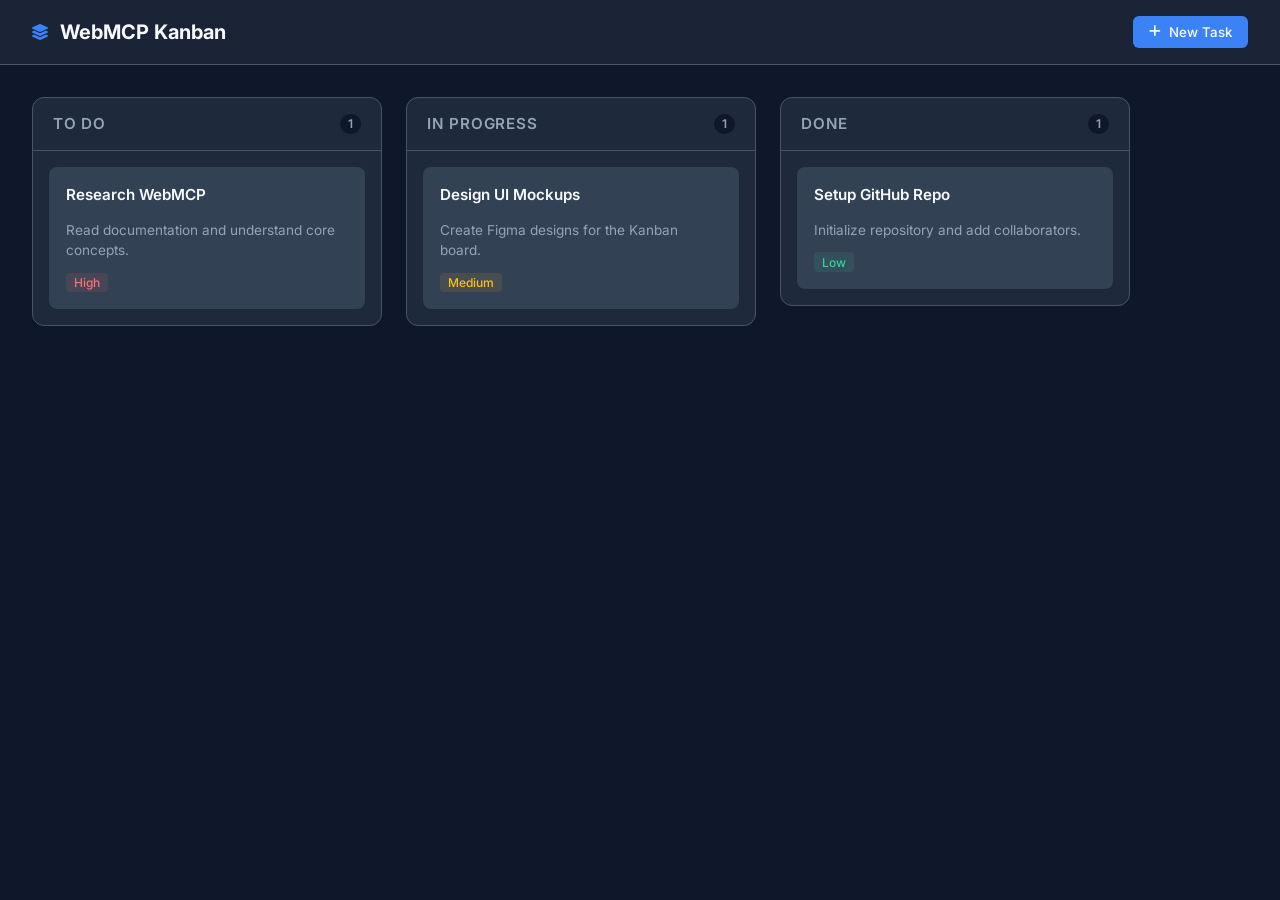
<file: kanban.html>
<!DOCTYPE html>
<html lang="en">

<head>
    <meta charset="UTF-8">
    <meta name="viewport" content="width=device-width, initial-scale=1.0">
    <title>WebMCP Kanban Board</title>
    <link rel="stylesheet" href="style.css">
    <link href="https://fonts.googleapis.com/css2?family=Inter:wght@400;500;600;700&display=swap" rel="stylesheet">
    <link href="https://cdnjs.cloudflare.com/ajax/libs/font-awesome/6.0.0/css/all.min.css" rel="stylesheet">
    <link rel="icon" href="data:,">
</head>

<body>
    <div class="app-container">
        <header>
            <div class="logo">
                <i class="fas fa-layer-group"></i>
                <h1>WebMCP Kanban</h1>
            </div>
            <button id="add-task-btn" class="primary-btn">
                <i class="fas fa-plus"></i> New Task
            </button>
        </header>

        <main class="board">
            <div class="column" id="todo" ondrop="drop(event)" ondragover="allowDrop(event)">
                <div class="column-header">
                    <h2>To Do</h2>
                    <span class="count" id="todo-count">0</span>
                </div>
                <div class="task-list" id="todo-list">
                    <!-- Tasks will be injected here -->
                </div>
            </div>

            <div class="column" id="in-progress" ondrop="drop(event)" ondragover="allowDrop(event)">
                <div class="column-header">
                    <h2>In Progress</h2>
                    <span class="count" id="in-progress-count">0</span>
                </div>
                <div class="task-list" id="in-progress-list">
                    <!-- Tasks will be injected here -->
                </div>
            </div>

            <div class="column" id="done" ondrop="drop(event)" ondragover="allowDrop(event)">
                <div class="column-header">
                    <h2>Done</h2>
                    <span class="count" id="done-count">0</span>
                </div>
                <div class="task-list" id="done-list">
                    <!-- Tasks will be injected here -->
                </div>
            </div>
        </main>
    </div>

    <!-- Modal for adding tasks -->
    <div id="task-modal" class="modal">
        <div class="modal-content">
            <span class="close">&times;</span>
            <h2>Add New Task</h2>
            <form id="task-form">
                <div class="form-group">
                    <label for="task-title">Title</label>
                    <input type="text" id="task-title" required placeholder="Enter task title...">
                </div>
                <div class="form-group">
                    <label for="task-desc">Description</label>
                    <textarea id="task-desc" rows="3" placeholder="Enter task details..."></textarea>
                </div>
                <div class="form-group">
                    <label for="task-priority">Priority</label>
                    <select id="task-priority">
                        <option value="low">Low</option>
                        <option value="medium" selected>Medium</option>
                        <option value="high">High</option>
                    </select>
                </div>
                <div class="form-actions">
                    <button type="submit" class="primary-btn">Create Task</button>
                </div>
            </form>
        </div>
    </div>
    <script src="script.js"></script>
</body>

</html>
</file>
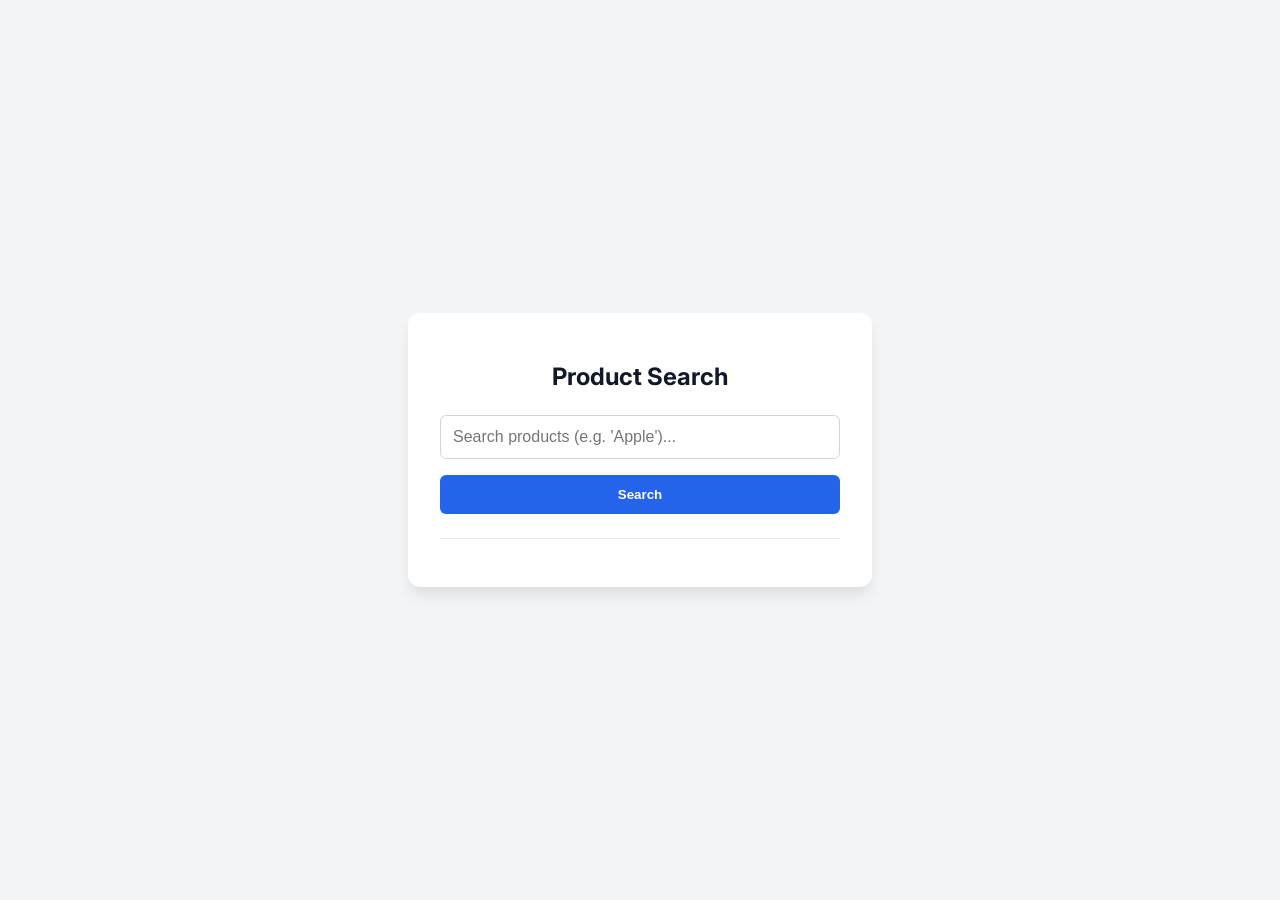
<file: search.html>
<!DOCTYPE html>
<html lang="en">

<head>
    <meta charset="UTF-8">
    <meta name="viewport" content="width=device-width, initial-scale=1.0">
    <title>WebMCP Declarative Search Demo</title>
    <link href="https://fonts.googleapis.com/css2?family=Inter:wght@400;600&display=swap" rel="stylesheet">
    <style>
        body {
            font-family: 'Inter', sans-serif;
            background-color: #f3f4f6;
            display: flex;
            justify-content: center;
            align-items: center;
            height: 100vh;
            margin: 0;
        }

        .container {
            background: white;
            padding: 2rem;
            border-radius: 12px;
            box-shadow: 0 10px 15px -3px rgba(0, 0, 0, 0.1);
            width: 100%;
            max-width: 400px;
        }

        h1 {
            font-size: 1.5rem;
            margin-bottom: 1.5rem;
            color: #111827;
            text-align: center;
        }

        form {
            display: flex;
            flex-direction: column;
            gap: 1rem;
        }

        input[type="text"] {
            padding: 0.75rem;
            border: 1px solid #d1d5db;
            border-radius: 6px;
            font-size: 1rem;
        }

        button {
            background-color: #2563eb;
            color: white;
            padding: 0.75rem;
            border: none;
            border-radius: 6px;
            font-weight: 600;
            cursor: pointer;
            transition: background-color 0.2s;
        }

        button:hover {
            background-color: #1d4ed8;
        }

        #results {
            margin-top: 1.5rem;
            border-top: 1px solid #e5e7eb;
            padding-top: 1rem;
        }

        .result-item {
            display: flex;
            justify-content: space-between;
            padding: 0.5rem 0;
            border-bottom: 1px dashed #e5e7eb;
        }

        .debug-info {
            margin-top: 1rem;
            font-size: 0.8rem;
            color: #6b7280;
            background: #f9fafb;
            padding: 0.5rem;
            border-radius: 4px;
            display: none;
        }
    </style>
</head>

<body>

    <div class="container">
        <h1>Product Search</h1>

        <!-- 
      DECLARATIVE WEBMCP API 
      The browser/agent reads these attributes to understand the tool.
    -->
        <form action="#" toolname="search_products"
            tooldescription="Search for product prices and stock information. Returns a list of matching products with price and inventory details."
            toolautosubmit>
            <label for="query" style="display:none;">Search Query</label>
            <input type="text" name="query" id="query" placeholder="Search products (e.g. 'Apple')..." required
                toolparamdescription="The name of the product to search for">
            <button type="submit">Search</button>
        </form>

        <div id="results"></div>
        <div id="debug" class="debug-info"></div>
    </div>

    <script>
        const mockDatabase = [
            { name: "Elma", price: "110TL", stock: 150 },
            { name: "Muz", price: "85TL", stock: 200 },
            { name: "Portakal", price: "100TL", stock: 120 },
            { name: "Süt", price: "95TL", stock: 50 },
            { name: "Ekmek", price: "35TL", stock: 40 },
            { name: "Yumurta", price: "60TL", stock: 60 },
            { name: "Su", price: "20TL", stock: 40 },
            { name: "Ayran", price: "25TL", stock: 60 }
        ];

        document.querySelector('form').addEventListener('submit', (event) => {
            event.preventDefault();
            const resultsContainer = document.getElementById('results');
            const debugContainer = document.getElementById('debug');

            // 1. Define the Async Logic
            const searchOperation = async () => {
                const query = new FormData(event.target).get('query').toString().toLowerCase();

                resultsContainer.innerHTML = '<p style="color:#666; text-align:center;">Searching...</p>';

                // Simulate network delay
                await new Promise(r => setTimeout(r, 600));

                // Filter results
                const matches = mockDatabase.filter(p => p.name.toLowerCase().includes(query));

                // Render to UI
                if (matches.length > 0) {
                    resultsContainer.innerHTML = matches.map(p => `
                        <div class="result-item">
                            <span>${p.name}</span>
                            <span style="font-weight:bold;">${p.price}</span>
                        </div>
                    `).join('');
                } else {
                    resultsContainer.innerHTML = '<p style="color:red; text-align:center;">No products found.</p>';
                }

                if (event.agentInvoked) {
                    debugContainer.style.display = 'block';
                    debugContainer.textContent = "Agent invoked this search. Returning JSON data...";
                } else {
                    debugContainer.style.display = 'none';
                }

                // Return data for the agent
                return {
                    status: "success",
                    query: query,
                    results: matches
                };
            };

            // 2. Execute Logic
            const resultPromise = searchOperation();

            // 3. RESPOND TO AGENT (Must be synchronous!)
            // We pass the pending promise to WebMCP immediately, wrapped in MCP content format.
            if (event.agentInvoked) {
                event.respondWith(resultPromise.then(data => ({
                    content: [{ type: 'text', text: JSON.stringify(data, null, 2) }]
                })));
            }
        });

    </script>
    <!-- <script src="declarative-polyfill.js"></script> -->
    <script>
        // Console log to verify polyfill is working
        console.log("WebMCP Polyfill Status:", navigator.modelContext ? "Active" : "Inactive");
    </script>
</body>

</html>
</file>
<file: style.css>
:root {
    --bg-color: #0f172a;
    --sidebar-bg: #1e293b;
    --card-bg: #334155;
    --text-primary: #f8fafc;
    --text-secondary: #94a3b8;
    --accent-color: #3b82f6;
    --accent-hover: #2563eb;
    --border-color: #475569;
    --shadow-sm: 0 1px 2px 0 rgb(0 0 0 / 0.05);
    --shadow-md: 0 4px 6px -1px rgb(0 0 0 / 0.1), 0 2px 4px -2px rgb(0 0 0 / 0.1);
    --shadow-lg: 0 10px 15px -3px rgb(0 0 0 / 0.1), 0 4px 6px -4px rgb(0 0 0 / 0.1);
}

* {
    margin: 0;
    padding: 0;
    box-sizing: border-box;
    font-family: 'Inter', sans-serif;
}

body {
    background-color: var(--bg-color);
    color: var(--text-primary);
    overflow: hidden; /* Prevent full page scroll */
}

.app-container {
    display: flex;
    flex-direction: column;
    height: 100vh;
}

header {
    background-color: rgba(30, 41, 59, 0.8);
    backdrop-filter: blur(12px);
    border-bottom: 1px solid var(--border-color);
    padding: 1rem 2rem;
    display: flex;
    justify-content: space-between;
    align-items: center;
    z-index: 10;
}

.logo {
    display: flex;
    align-items: center;
    gap: 0.75rem;
    color: var(--accent-color);
}

.logo h1 {
    font-size: 1.25rem;
    font-weight: 700;
    color: var(--text-primary);
}

.primary-btn {
    background-color: var(--accent-color);
    color: white;
    border: none;
    padding: 0.5rem 1rem;
    border-radius: 6px;
    font-weight: 500;
    cursor: pointer;
    display: flex;
    align-items: center;
    gap: 0.5rem;
    transition: all 0.2s;
}

.primary-btn:hover {
    background-color: var(--accent-hover);
    transform: translateY(-1px);
}

.board {
    flex: 1;
    display: flex;
    gap: 1.5rem;
    padding: 2rem;
    overflow-x: auto;
    align-items: flex-start; /* Important for columns not to stretch weirdly */
}

.column {
    background-color: var(--sidebar-bg);
    border-radius: 12px;
    min-width: 300px;
    width: 350px;
    display: flex;
    flex-direction: column;
    max-height: 100%;
    border: 1px solid var(--border-color);
    transition: border-color 0.2s;
}

.column.drag-over {
    border-color: var(--accent-color);
    box-shadow: 0 0 0 2px rgba(59, 130, 246, 0.2);
}

.column-header {
    padding: 1rem 1.25rem;
    border-bottom: 1px solid var(--border-color);
    display: flex;
    justify-content: space-between;
    align-items: center;
}

.column-header h2 {
    font-size: 0.95rem;
    font-weight: 600;
    color: var(--text-secondary);
    text-transform: uppercase;
    letter-spacing: 0.05em;
}

.count {
    background-color: var(--bg-color);
    color: var(--text-secondary);
    padding: 0.15rem 0.5rem;
    border-radius: 12px;
    font-size: 0.75rem;
    font-weight: 600;
}

.task-list {
    padding: 1rem;
    flex: 1;
    overflow-y: auto;
    min-height: 100px;
    display: flex;
    flex-direction: column;
    gap: 1rem;
}

/* Task Card Styling */
.task-card {
    background-color: var(--card-bg);
    border-radius: 8px;
    padding: 1rem;
    cursor: grab;
    box-shadow: var(--shadow-sm);
    border: 1px solid transparent;
    transition: all 0.2s ease;
    position: relative;
    user-select: none;
}

.task-card:hover {
    box-shadow: var(--shadow-md);
    transform: translateY(-2px);
    border-color: rgba(255, 255, 255, 0.1);
}

.task-card:active {
    cursor: grabbing;
}

.task-card.dragging {
    opacity: 0.5;
    background-color: var(--sidebar-bg);
    border: 1px dashed var(--text-secondary);
}

.task-header {
    display: flex;
    justify-content: space-between;
    align-items: flex-start;
    margin-bottom: 0.5rem;
}

.task-title {
    font-weight: 600;
    font-size: 0.95rem;
    line-height: 1.4;
    color: var(--text-primary);
}

.task-options {
    color: var(--text-secondary);
    cursor: pointer;
    padding: 0.25rem;
    border-radius: 4px;
    opacity: 0;
    transition: opacity 0.2s;
}

.task-card:hover .task-options {
    opacity: 1;
}

.task-options:hover {
    background-color: rgba(255, 255, 255, 0.1);
    color: var(--text-primary);
}

.task-desc {
    font-size: 0.85rem;
    color: var(--text-secondary);
    margin-bottom: 0.75rem;
    line-height: 1.5;
    display: -webkit-box;
    -webkit-line-clamp: 3;
    -webkit-box-orient: vertical;
    overflow: hidden;
}

.task-footer {
    display: flex;
    justify-content: space-between;
    align-items: center;
    font-size: 0.75rem;
    color: var(--text-secondary);
}

.priority-badge {
    padding: 0.15rem 0.5rem;
    border-radius: 4px;
    background-color: rgba(255, 255, 255, 0.05);
    font-weight: 500;
}

.priority-high {
    color: #f87171;
    background-color: rgba(248, 113, 113, 0.1);
}

.priority-medium {
    color: #fbbf24;
    background-color: rgba(251, 191, 36, 0.1);
}

.priority-low {
    color: #34d399;
    background-color: rgba(52, 211, 153, 0.1);
}

/* Modal Styling */
.modal {
    display: none;
    position: fixed;
    z-index: 100;
    left: 0;
    top: 0;
    width: 100%;
    height: 100%;
    background-color: rgba(0, 0, 0, 0.5);
    backdrop-filter: blur(4px);
    align-items: center;
    justify-content: center;
}

.modal.show {
    display: flex;
}

.modal-content {
    background-color: var(--sidebar-bg);
    padding: 2rem;
    border-radius: 12px;
    width: 100%;
    max-width: 500px;
    border: 1px solid var(--border-color);
    box-shadow: var(--shadow-lg);
    position: relative;
}

.close {
    position: absolute;
    right: 1.5rem;
    top: 1.5rem;
    font-size: 1.5rem;
    color: var(--text-secondary);
    cursor: pointer;
    transition: color 0.2s;
}

.close:hover {
    color: var(--text-primary);
}

.modal h2 {
    margin-bottom: 1.5rem;
    font-size: 1.25rem;
    font-weight: 600;
}

.form-group {
    margin-bottom: 1.25rem;
}

.form-group label {
    display: block;
    margin-bottom: 0.5rem;
    font-size: 0.875rem;
    color: var(--text-secondary);
    font-weight: 500;
}

.form-group input,
.form-group textarea,
.form-group select {
    width: 100%;
    padding: 0.75rem;
    background-color: var(--bg-color);
    border: 1px solid var(--border-color);
    border-radius: 6px;
    color: var(--text-primary);
    font-size: 0.95rem;
    transition: border-color 0.2s;
}

.form-group input:focus,
.form-group textarea:focus,
.form-group select:focus {
    outline: none;
    border-color: var(--accent-color);
}

.form-actions {
    display: flex;
    justify-content: flex-end;
    margin-top: 2rem;
}
</file>
